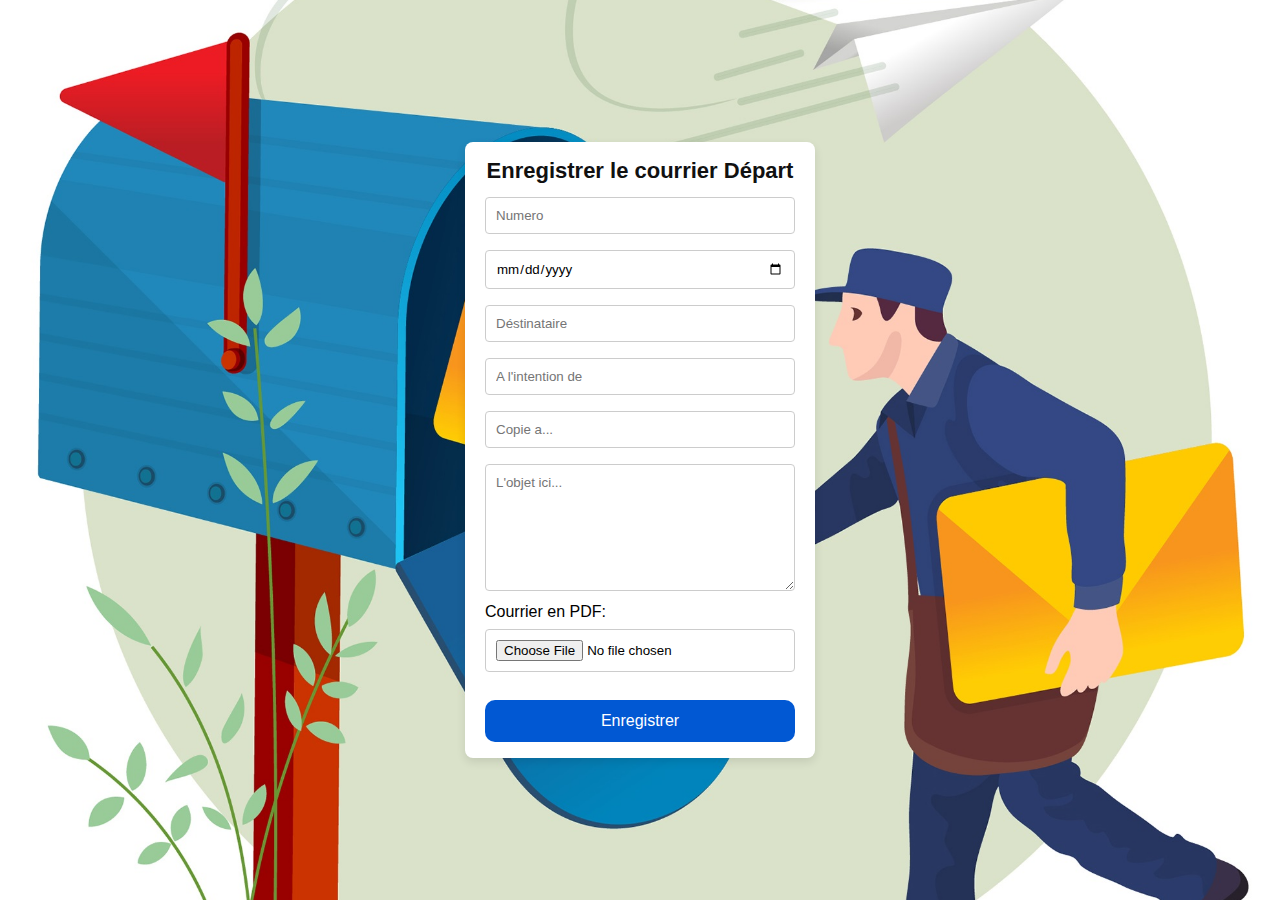
<file: pageform1.html>
<!DOCTYPE html>
<html lang="fr">
<head>
    <meta charset="UTF-8">
    <meta name="viewport" content="width=device-width, initial-scale=1.0">
    <title>Courrier Départ</title>
    <link rel="stylesheet" href="style1.css">
	<style>
		body {
			background-image: url('image/receivemail.jpg');
	    }

	</style>
</head>
<body>
    <div class="form-container">
        <h2>Enregistrer le courrier Départ</h2>
        <form id="registerForm" action="traitform1.php" method="POST" enctype="multipart/form-data">
            <input type="number" name="num_send" placeholder="Numero" required>
            <input type="date" name="date_send" required>
            <input type="text" name="destina" placeholder="Déstinataire" required>
            <input type="text" name="intention" placeholder="A l'intention de " required>
            <input type="text" name="copie" placeholder="Copie a..." required>
            <textarea name="textear" rows="7" placeholder="L'objet ici..." required></textarea>
            <br>
			
			<label>Courrier en PDF:</label>
            <input type="file" name="crd_pdf" accept=\"application/pdf\" required>

            <button type="submit">Enregistrer</button>
          </form>
    </div>



    <script src="script.js"></script>
    
</body>
</html>
</file>
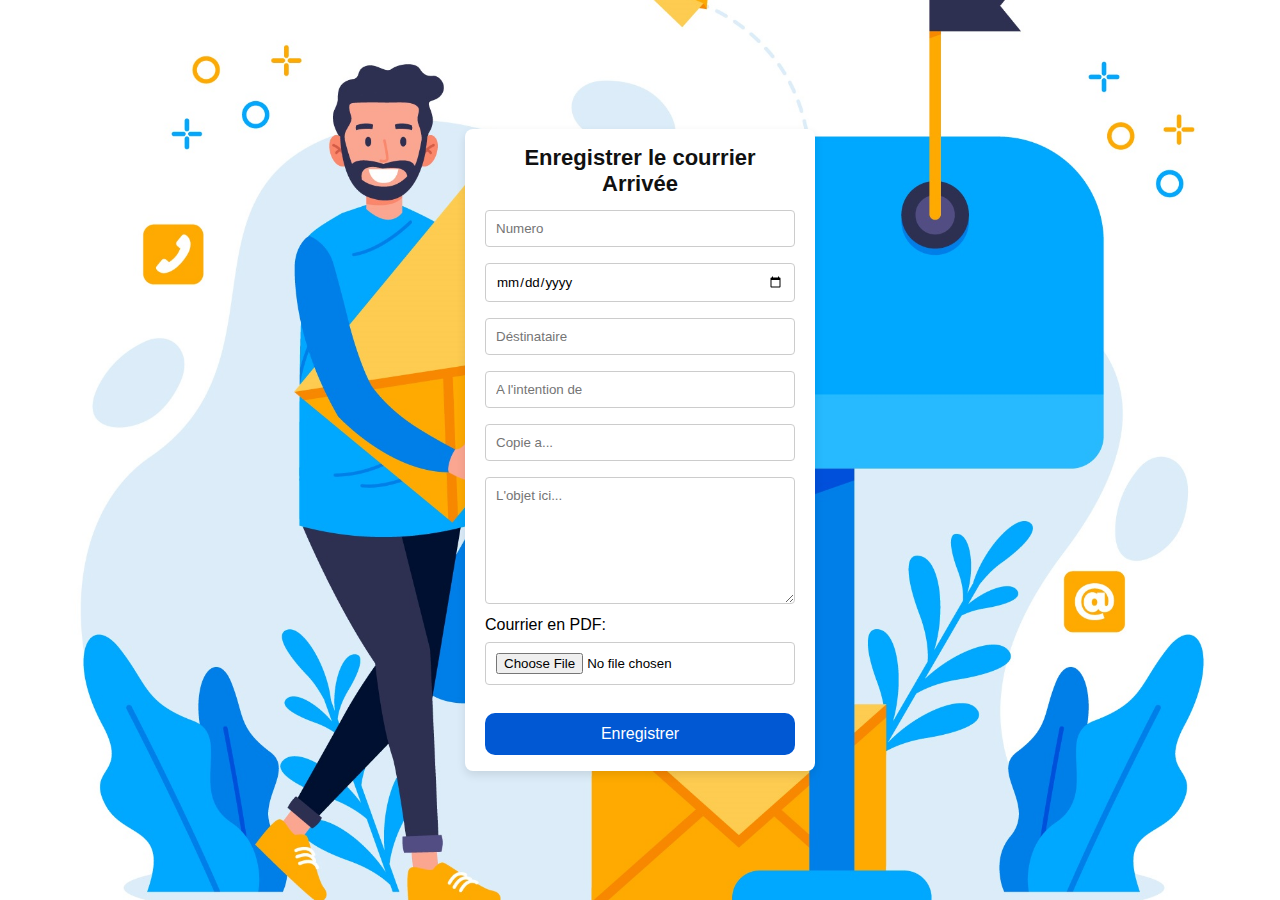
<file: pageform2.html>
<!DOCTYPE html>
<html lang="fr">
<head>
    <meta charset="UTF-8">
    <meta name="viewport" content="width=device-width, initial-scale=1.0">
    <title>Courrier Arrivée</title>
    <link rel="stylesheet" href="style1.css">

    <style>
        body {
        background-image: url('image/sendmail.jpg') ;
         }
     
     </style>
</head>
<body>
    <div class="form-container">
        <h2>Enregistrer le courrier Arrivée</h2>
        <form id="registerForm" action="register.php" method="POST">
            <input type="number" name="numero" placeholder="Numero" required>
            <input type="date" name="date_envoi" required>
            <input type="text" name="nom" placeholder="Déstinataire" required>
            <input type="text" name="prenom" placeholder="A l'intention de " required>
            <input type="text" name="copie" placeholder="Copie a..." required>
            <textarea name="textear" rows="7" placeholder="L'objet ici..." required></textarea>
<br>
            <label>Courrier en PDF:</label>
            <input type="file" name="crd_pdf" accept=\"application/pdf\" required>

            <button type="submit" name="save">Enregistrer</button>
        </form>
    </div>

    <script src="script.js"></script>
    
</body>
</html>
</file>
<file: style1.css>
* {
    margin: 0;
    padding: 0;
    box-sizing: border-box;
    font-family: 'Segoe UI', sans-serif;
  }

body {
    display: flex;
    justify-content: center;
    align-items: center;
    height: 100vh;

    background-size: cover;
    background-position: center;
    background-repeat: no-repeat;
    object-fit: cover;
    
}

.form-container {
    background: white;
    padding: 20px;
    border-radius: 8px;
    box-shadow: 0 4px 10px rgba(0,0,0,0.1);
    width: 350px;
    padding-top: 1rem;
    padding-bottom: 1rem;
    position: center;  
	
}

h2 {
    text-align: center;
   
    font-size: 22px;
    margin-bottom: 5px;
    color: #111111;
}

form input {
    width: 100%;
    padding: 10px;
    margin: 8px 0;
    border: 1px solid #ccc;
    border-radius: 4px;
}
textarea {
    width: 100%;
    padding: 10px;
    margin: 8px 0;
    border: 1px solid #ccc;
    border-radius: 4px;
    
}


button {
    width: 100%;
    background: rgb(1 88 211);
    color: #fff;
    padding: 12px;
    border: none;
    border-radius: 10px;
    margin-top: 20px;
    font-size: 16px;
    cursor: pointer;
  }

  button:hover {
    background: #1c0fd1;
  }
</file>
